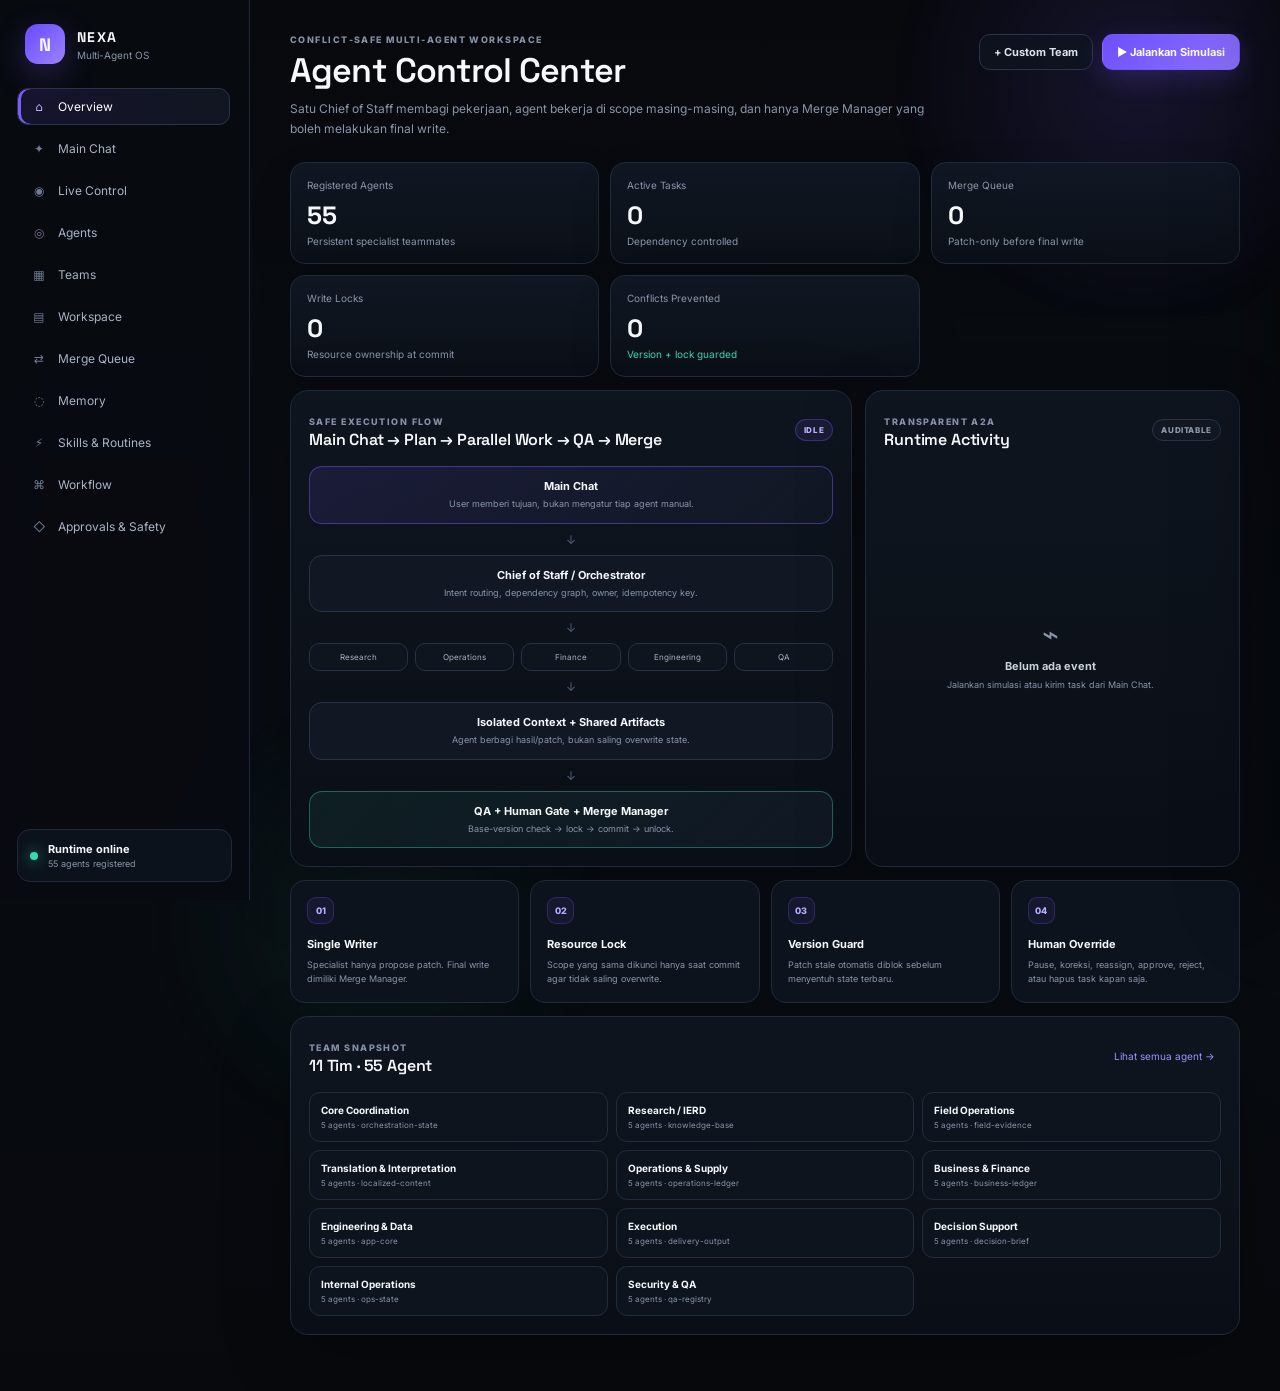
<file: index.html>
<!doctype html>
<html lang="id">
<head>
  <meta charset="utf-8" />
  <meta name="viewport" content="width=device-width, initial-scale=1" />
  <meta name="description" content="NEXA Agents — conflict-safe configurable multi-agent AI workspace with orchestration, isolated agents, human override, approvals, resource locks, version checks, and a single merge writer." />
  <meta name="theme-color" content="#07090d" />
  <title>NEXA Agents — Multi-Agent Control Center</title>
  <link rel="preconnect" href="https://fonts.googleapis.com" />
  <link rel="preconnect" href="https://fonts.gstatic.com" crossorigin />
  <link href="https://fonts.googleapis.com/css2?family=Inter:wght@400;500;600;700&family=Space+Grotesk:wght@500;600;700&display=swap" rel="stylesheet" />
  <link rel="stylesheet" href="./styles.css" />
</head>
<body>
<div class="ambient ambient-a"></div><div class="ambient ambient-b"></div>
<div class="shell">
  <aside class="sidebar">
    <div class="brand"><span class="brand-mark">N</span><div><strong>NEXA</strong><small>Multi-Agent OS</small></div></div>
    <nav aria-label="Navigasi utama">
      <button class="nav-item active" data-page="overview"><span>⌂</span>Overview</button>
      <button class="nav-item" data-page="mainchat"><span>✦</span>Main Chat</button>
      <button class="nav-item" data-page="control"><span>◉</span>Live Control</button>
      <button class="nav-item" data-page="agents"><span>◎</span>Agents</button>
      <button class="nav-item" data-page="divisions"><span>▦</span>Teams</button>
      <button class="nav-item" data-page="workspace"><span>▤</span>Workspace</button>
      <button class="nav-item" data-page="merge"><span>⇄</span>Merge Queue</button>
      <button class="nav-item" data-page="memory"><span>◌</span>Memory</button>
      <button class="nav-item" data-page="routines"><span>⚡</span>Skills & Routines</button>
      <button class="nav-item" data-page="workflow"><span>⌘</span>Workflow</button>
      <button class="nav-item" data-page="ownership"><span>◇</span>Approvals & Safety</button>
    </nav>
    <div class="sidebar-note"><span class="dot"></span><div><strong>Runtime online</strong><small><span id="registeredCount">0</span> agents registered</small></div></div>
  </aside>

  <main class="main">
    <header class="topbar">
      <div><div class="eyebrow">CONFLICT-SAFE MULTI-AGENT WORKSPACE</div><h1 id="pageTitle">Agent Control Center</h1><p id="pageSubtitle">Satu Chief of Staff membagi pekerjaan, agent bekerja di scope masing-masing, dan hanya Merge Manager yang boleh melakukan final write.</p></div>
      <div class="actions"><button id="addDivisionBtn" class="btn ghost">+ Custom Team</button><button id="runBtn" class="btn primary">▶ Jalankan Simulasi</button></div>
    </header>

    <section class="page active" data-page-content="overview">
      <section class="metrics">
        <article><span>Registered Agents</span><strong id="metricAgents">0</strong><small>Persistent specialist teammates</small></article>
        <article><span>Active Tasks</span><strong id="metricQueue">0</strong><small>Dependency controlled</small></article>
        <article><span>Merge Queue</span><strong id="metricMerge">0</strong><small>Patch-only before final write</small></article>
        <article><span>Write Locks</span><strong id="metricLocks">0</strong><small>Resource ownership at commit</small></article>
        <article><span>Conflicts Prevented</span><strong id="metricConflicts">0</strong><small class="success">Version + lock guarded</small></article>
      </section>

      <section class="grid-two hero-grid">
        <article class="panel workflow-panel">
          <div class="panel-head"><div><span class="eyebrow">SAFE EXECUTION FLOW</span><h2>Main Chat → Plan → Parallel Work → QA → Merge</h2></div><span id="workflowState" class="pill">IDLE</span></div>
          <div class="safe-flow">
            <div class="flow-node primary-node"><b>Main Chat</b><small>User memberi tujuan, bukan mengatur tiap agent manual.</small></div><span>↓</span>
            <div class="flow-node"><b>Chief of Staff / Orchestrator</b><small>Intent routing, dependency graph, owner, idempotency key.</small></div><span>↓</span>
            <div class="division-strip"><i>Research</i><i>Operations</i><i>Finance</i><i>Engineering</i><i>QA</i></div><span>↓</span>
            <div class="flow-node"><b>Isolated Context + Shared Artifacts</b><small>Agent berbagi hasil/patch, bukan saling overwrite state.</small></div><span>↓</span>
            <div class="flow-node merge-node"><b>QA + Human Gate + Merge Manager</b><small>Base-version check → lock → commit → unlock.</small></div>
          </div>
        </article>
        <article class="panel event-panel"><div class="panel-head"><div><span class="eyebrow">TRANSPARENT A2A</span><h2>Runtime Activity</h2></div><span class="pill neutral">auditable</span></div><div id="eventLog" class="event-log"><div class="empty-state"><span>⌁</span><strong>Belum ada event</strong><small>Jalankan simulasi atau kirim task dari Main Chat.</small></div></div></article>
      </section>

      <section class="feature-grid">
        <article class="feature-card"><span>01</span><b>Single Writer</b><p>Specialist hanya propose patch. Final write dimiliki Merge Manager.</p></article>
        <article class="feature-card"><span>02</span><b>Resource Lock</b><p>Scope yang sama dikunci hanya saat commit agar tidak saling overwrite.</p></article>
        <article class="feature-card"><span>03</span><b>Version Guard</b><p>Patch stale otomatis diblok sebelum menyentuh state terbaru.</p></article>
        <article class="feature-card"><span>04</span><b>Human Override</b><p>Pause, koreksi, reassign, approve, reject, atau hapus task kapan saja.</p></article>
      </section>

      <section class="panel"><div class="panel-head"><div><span class="eyebrow">TEAM SNAPSHOT</span><h2 id="teamHeadline">Default Teams</h2></div><button class="mini-link" data-go="agents">Lihat semua agent →</button></div><div id="divisionSnapshot" class="division-snapshot"></div></section>
    </section>

    <section class="page" data-page-content="mainchat">
      <section class="main-chat-layout">
        <article class="panel chief-panel">
          <div class="panel-head"><div><span class="eyebrow">CHIEF OF STAFF</span><h2>NEXA Main Chat</h2></div><span class="pill">auto-route</span></div>
          <div class="prompt-chips"><button data-prompt="Buat website dashboard operasional, pisahkan frontend, backend, database, QA, lalu merge tanpa bentrokan.">Website build</button><button data-prompt="Produksi jalan, stok ter-update, HPP otomatis dihitung, penjualan tercatat, keuangan dibaca, lalu dashboard diperbarui.">Business flow</button><button data-prompt="Riset kompetitor, validasi sumber, buat rekomendasi, lalu minta QA sebelum hasil final.">Research flow</button></div>
          <div id="mainChatMessages" class="main-chat-messages"></div>
          <form id="mainChatForm" class="main-chat-form"><textarea id="mainChatInput" rows="3" placeholder="Tulis tujuan besar. Chief of Staff akan memecah pekerjaan ke agent yang relevan..."></textarea><div class="composer-foot"><small>Agent bekerja sebagai patch-only sampai lolos QA + approval.</small><button class="btn primary">Kirim ke NEXA</button></div></form>
        </article>
        <aside class="panel routing-panel"><div class="panel-head"><div><span class="eyebrow">LIVE ROUTING</span><h2>Task Handoff</h2></div></div><div id="routingPreview" class="routing-preview"><div class="empty-route">Belum ada task. Chief of Staff akan memilih tim sesuai isi perintah.</div></div></aside>
      </section>
    </section>

    <section class="page" data-page-content="control">
      <section class="control-layout">
        <article class="panel"><div class="panel-head"><div><span class="eyebrow">HUMAN-IN-THE-LOOP</span><h2>Live Task Control</h2></div><button id="advanceEngineBtn" class="btn primary small">Advance Engine</button></div><p class="helper">Dependency harus selesai sebelum task berikutnya aktif. User tetap bisa pause, ubah instruksi, reassign, prioritas, approval, reject, atau delete.</p><div id="liveTaskList" class="live-task-list"></div></article>
        <aside class="panel"><div class="panel-head"><div><span class="eyebrow">USER INTERVENTION LOG</span><h2>Override History</h2></div><span class="pill neutral">auditable</span></div><div id="controlLog" class="control-log"></div></aside>
      </section>
    </section>

    <section class="page" data-page-content="agents"><section class="panel"><div class="panel-head stack-mobile"><div><span class="eyebrow">AGENT DIRECTORY</span><h2>Persistent Specialist Teammates</h2></div><div class="filters"><input id="agentSearch" class="search" placeholder="Cari agent atau tugas..."/><select id="divisionFilter" class="select"><option value="all">Semua tim</option></select></div></div><div id="agentGrid" class="agent-directory"></div></section></section>

    <section class="page" data-page-content="divisions"><section class="panel"><div class="panel-head"><div><span class="eyebrow">ROLE-BASED ORGANIZATION</span><h2>Team Blueprints</h2></div><span class="pill neutral">custom-ready</span></div><p class="helper">Nama tim bebas. Perilaku ditentukan oleh tujuan, instruksi kerja, daftar role, batas wewenang, dan write scope.</p><div id="divisionGrid" class="division-grid"></div></section></section>

    <section class="page" data-page-content="workspace">
      <section class="workspace-grid">
        <article class="panel"><div class="panel-head"><div><span class="eyebrow">SHARED ARTIFACTS</span><h2>Workspace Files</h2></div><span class="pill neutral">provenance</span></div><div id="workspaceFiles" class="workspace-list"></div></article>
        <article class="panel"><div class="panel-head"><div><span class="eyebrow">TOOLS & ACCESS</span><h2>Connected Capabilities</h2></div><span class="pill neutral">scoped</span></div><div id="toolRegistry" class="tool-list"></div></article>
        <article class="panel"><div class="panel-head"><div><span class="eyebrow">RESOURCE OWNERSHIP</span><h2>Write Locks & Versions</h2></div><span class="pill neutral">atomic</span></div><div id="lockRegistry" class="workspace-list"></div></article>
        <article class="panel a2a-panel"><div class="panel-head"><div><span class="eyebrow">AGENT-TO-AGENT</span><h2>Message Bus</h2></div><span class="pill neutral">auditable</span></div><div id="a2aMessages" class="a2a-list"></div></article>
      </section>
    </section>

    <section class="page" data-page-content="merge">
      <section class="panel"><div class="panel-head"><div><span class="eyebrow">SINGLE FINAL WRITER</span><h2>Patch & Merge Queue</h2></div><span class="pill">version guarded</span></div><p class="helper">Agent spesialis tidak menulis final. Mereka mengirim patch. Patch harus valid, approved, base version masih sama, lalu Merge Manager mengambil lock dan commit.</p><div id="mergeQueue" class="merge-queue"></div></section>
    </section>

    <section class="page" data-page-content="memory"><section class="grid-two equal"><article class="panel"><div class="panel-head"><div><span class="eyebrow">PERSISTENT MEMORY</span><h2>Memory Layers</h2></div></div><div class="rules"><div><b>Role Memory</b><small>Identitas, jobdesk, batas kewenangan agent.</small></div><div><b>User Preference</b><small>Format, gaya, dan aturan approval.</small></div><div><b>Project Memory</b><small>Keputusan dan context proyek.</small></div><div><b>Learned Corrections</b><small>Pelajaran dari feedback user.</small></div></div></article><article class="panel"><div class="panel-head"><div><span class="eyebrow">MEMORY REGISTRY</span><h2>Agent Memory</h2></div></div><div id="memoryRegistry" class="workspace-list"></div></article></section></section>

    <section class="page" data-page-content="routines"><section class="grid-two equal"><article class="panel"><div class="panel-head"><div><span class="eyebrow">REUSABLE SKILLS</span><h2>Skill Library</h2></div><button id="teachRoutineBtn" class="btn primary small">+ Teach Routine</button></div><div id="routineList" class="routine-list"></div></article><article class="panel"><div class="panel-head"><div><span class="eyebrow">AUTOMATION</span><h2>Routine Triggers</h2></div></div><div class="rules"><div><b>Manual</b><small>User memanggil skill dari chat.</small></div><div><b>Schedule</b><small>Routine berjalan pada waktu tertentu.</small></div><div><b>Event</b><small>Routine berjalan saat event terpenuhi.</small></div><div><b>Handoff</b><small>Agent lain memanggil skill yang sesuai.</small></div></div></article></section></section>

    <section class="page" data-page-content="workflow"><section class="panel"><div class="panel-head"><div><span class="eyebrow">DEPENDENCY + CONCURRENCY CONTROL</span><h2>Conflict-Safe Task Pipeline</h2></div><button id="runWorkflowBtn" class="btn primary small">Run Pipeline</button></div><div class="pipeline"><div class="pipeline-step" data-step="0"><span>01</span><div><b>Intent</b><small>User memberi tujuan.</small></div></div><div class="pipeline-step" data-step="1"><span>02</span><div><b>Plan</b><small>Chief of Staff menentukan owner, dependency, read/write scope.</small></div></div><div class="pipeline-step" data-step="2"><span>03</span><div><b>Parallel Work</b><small>Agent bekerja dengan context terisolasi dan propose patch.</small></div></div><div class="pipeline-step" data-step="3"><span>04</span><div><b>Human Override</b><small>User bisa interupsi tanpa merusak pekerjaan agent lain.</small></div></div><div class="pipeline-step" data-step="4"><span>05</span><div><b>QA + Approval</b><small>Patch dites dan aksi penting meminta persetujuan.</small></div></div><div class="pipeline-step" data-step="5"><span>06</span><div><b>Version Check</b><small>Base version dibandingkan dengan state terbaru.</small></div></div><div class="pipeline-step" data-step="6"><span>07</span><div><b>Atomic Merge</b><small>Merge Manager lock → commit → increment version → unlock.</small></div></div></div></section></section>

    <section class="page" data-page-content="ownership"><section class="grid-two equal"><article class="panel"><div class="panel-head"><div><span class="eyebrow">APPROVAL GATES</span><h2>Human Control</h2></div></div><div class="rules"><div><b>External Send</b><small>Email/DM keluar perlu approval.</small></div><div><b>Financial Action</b><small>Bayar/beli/transfer perlu approval.</small></div><div><b>Delete / Destructive</b><small>Penghapusan data perlu approval.</small></div><div><b>Production Change</b><small>Deploy/final write harus lewat gate.</small></div></div></article><article class="panel"><div class="panel-head"><div><span class="eyebrow">WRITE POLICY</span><h2>Permission Matrix</h2></div></div><div class="ownership-list"><div><span>Specialist Agents</span><strong>Read + Propose Patch</strong><i>NO DIRECT WRITE</i></div><div><span>Team Leads</span><strong>Review + Coordinate</strong><i>NO FINAL WRITE</i></div><div><span>User / Human Owner</span><strong>Pause + Edit + Reassign + Reject</strong><i class="read">OVERRIDE</i></div><div><span>Security & QA</span><strong>Test + approve/reject</strong><i class="read">VALIDATE</i></div><div><span>Merge Manager</span><strong>Version Check + Lock + Commit</strong><i>FINAL WRITE</i></div></div></article></section></section>
  </main>
</div>

<aside id="chatDrawer" class="chat-drawer" aria-hidden="true"><div class="chat-head"><div><span class="eyebrow" id="chatDivision">TEAM</span><h3 id="chatAgentName">Agent</h3><small id="chatScope">Scope</small></div><button id="closeChat" class="icon-btn" type="button">×</button></div><div id="chatMessages" class="chat-messages"></div><form id="chatForm" class="chat-form"><input id="chatInput" autocomplete="off" placeholder="Kirim task ke agent ini..."/><button>Send</button></form></aside>
<div id="drawerBackdrop" class="drawer-backdrop"></div>

<dialog id="divisionDialog" class="dialog"><form id="divisionForm"><div class="panel-head"><div><span class="eyebrow">CUSTOM TEAM BLUEPRINT</span><h2>Buat Tim Baru</h2></div><button type="button" class="icon-btn" id="closeDivisionDialog">×</button></div><label>Nama tim<input id="customDivisionName" required placeholder="Contoh: Tim Lapangan Tangerang"/></label><label>Tujuan / fungsi tim<textarea id="customDivisionPurpose" required placeholder="Apa hasil yang menjadi tanggung jawab tim ini?"></textarea></label><label>Instruksi kerja / batas wewenang<textarea id="customDivisionInstruction" required placeholder="Contoh: catat fakta apa adanya; eskalasi jika data kurang; jangan finalisasi keputusan."></textarea></label><label>Role agent, pisahkan dengan koma<textarea id="customAgentRoles" required placeholder="Field Lead, Observer, Evidence Collector, Reporter, Liaison"></textarea></label><label>Write scope utama<input id="customWriteScope" placeholder="Contoh: field-evidence"/></label><p class="helper">Setiap role mendapat chat terisolasi. Specialist tidak melakukan final write; hasil dikirim sebagai output/patch ke Merge Manager.</p><button type="submit" class="btn primary wide">Buat Team Blueprint</button></form></dialog>

<script src="./app.js"></script>
</body>
</html>
</file>
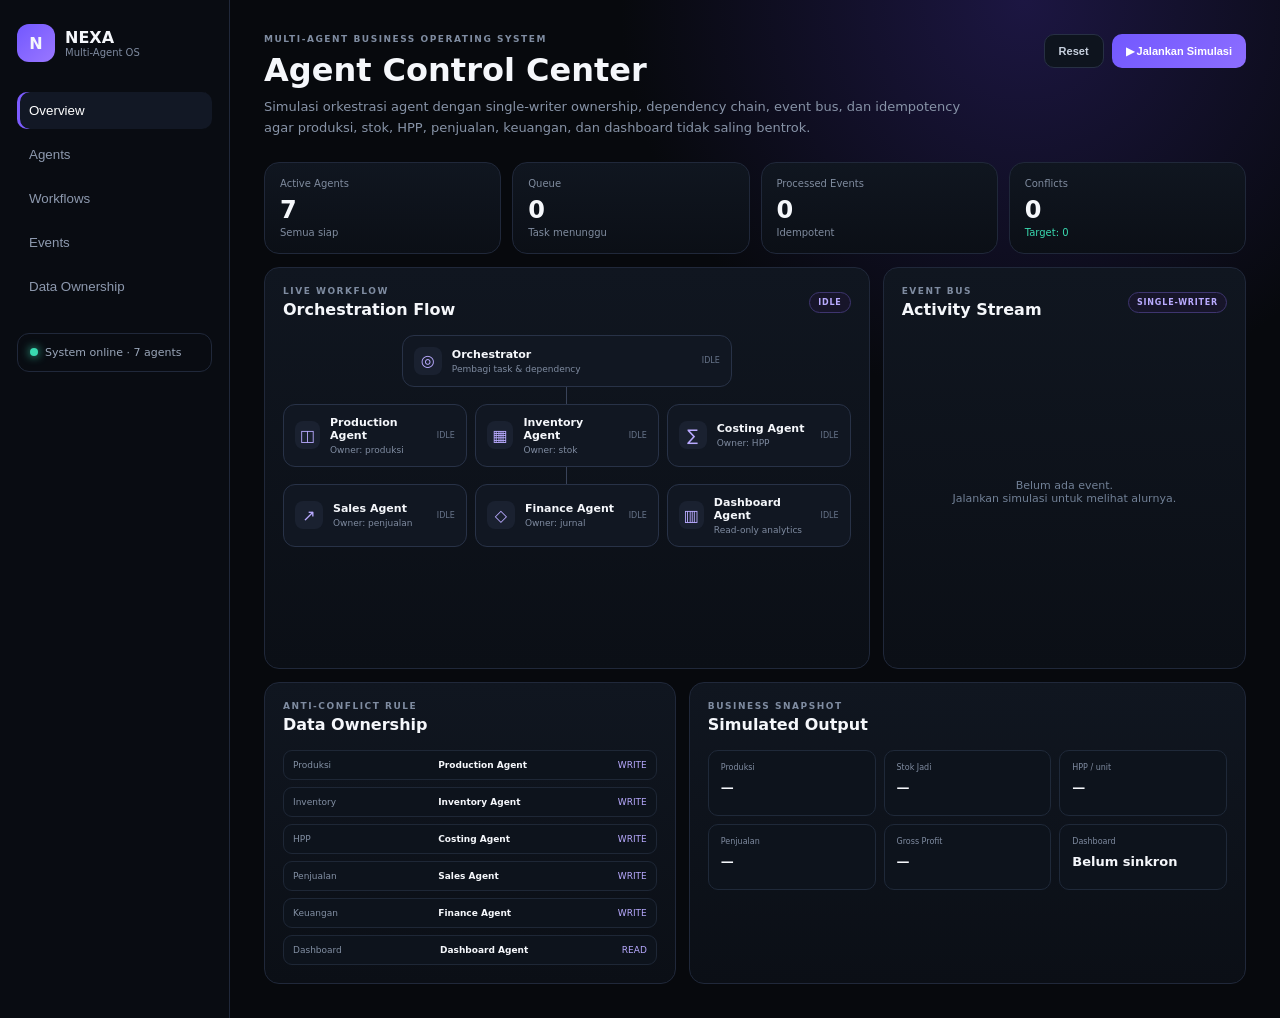
<file: nexa-agent-os.html>
<!doctype html><html lang="id"><head><meta charset="utf-8"><meta name="viewport" content="width=device-width,initial-scale=1"><title>NEXA Agents — Multi-Agent Business OS</title><style>*{box-sizing:border-box}body{margin:0;background:radial-gradient(circle at 80% 0,#1c1642 0,transparent 28%),#07090d;color:#f5f7fb;font-family:Inter,system-ui,sans-serif}.app{display:grid;grid-template-columns:230px 1fr;min-height:100vh}aside{border-right:1px solid #20283a;padding:24px 17px;background:#090c12}.brand{display:flex;align-items:center;gap:10px;margin-bottom:30px}.logo{width:38px;height:38px;border-radius:12px;background:linear-gradient(135deg,#7258ff,#9a77ff);display:grid;place-items:center;font-weight:800}.brand b,.brand small{display:block}.brand small{color:#7f8ba0;font-size:10px}.nav{display:grid;gap:7px}.nav button{border:0;background:transparent;color:#8d99ae;padding:11px 12px;text-align:left;border-radius:10px}.nav button.active{background:#121825;color:white;box-shadow:inset 3px 0 #7c5cff}.online{margin-top:28px;padding:12px;border:1px solid #20283a;border-radius:12px;color:#9aa6b9;font-size:11px}.online i{display:inline-block;width:8px;height:8px;border-radius:50%;background:#39d9b0;margin-right:7px;box-shadow:0 0 10px #39d9b0}main{padding:34px;max-width:1450px;width:100%;margin:auto}.top{display:flex;justify-content:space-between;gap:20px;align-items:flex-start}.eyebrow{font-size:9px;letter-spacing:.17em;color:#7f8ca1;font-weight:800}.top h1{margin:7px 0 8px;font-size:32px}.top p{margin:0;color:#8793a7;font-size:13px;max-width:720px;line-height:1.6}.actions{display:flex;gap:8px}.btn{padding:10px 14px;border-radius:10px;border:1px solid #273044;background:#0e141e;color:#c7d0de;font-weight:700;font-size:11px;cursor:pointer}.btn.primary{background:linear-gradient(135deg,#7258ff,#8d6eff);color:white;border:0}.metrics{display:grid;grid-template-columns:repeat(4,1fr);gap:11px;margin:23px 0 13px}.metric,.panel{border:1px solid #20283a;background:linear-gradient(180deg,#101620,#0b0f16);border-radius:15px}.metric{padding:15px}.metric span,.metric small{display:block;color:#7f8b9e;font-size:10px}.metric strong{display:block;font-size:24px;margin:7px 0 3px}.ok{color:#39d9b0!important}.grid{display:grid;grid-template-columns:1.25fr .75fr;gap:13px}.panel{padding:18px}.head{display:flex;justify-content:space-between;align-items:center;margin-bottom:16px}.head h2{font-size:16px;margin:4px 0 0}.pill{font-size:8px;font-weight:800;letter-spacing:.1em;color:#b9abff;background:#17152a;border:1px solid #3e356f;border-radius:999px;padding:5px 8px}.flow{display:grid;justify-items:center}.agent{width:100%;border:1px solid #283247;background:#111722;border-radius:12px;padding:11px;display:flex;gap:10px;align-items:center;transition:.25s}.agent.orch{max-width:330px}.agent b,.agent small{display:block}.agent b{font-size:11px}.agent small{font-size:9px;color:#7f8ba0;margin-top:3px}.agent em{margin-left:auto;font-style:normal;font-size:8px;color:#68758b;text-transform:uppercase}.agent.active{border-color:#39d9b0;transform:translateY(-2px);box-shadow:0 0 25px #39d9b018}.agent.active em{color:#39d9b0}.agent.done{border-color:#54458e}.agent.done em{color:#a995ff}.ico{width:28px;height:28px;display:grid;place-items:center;background:#1a2130;border-radius:8px;color:#b9aaff}.line{width:1px;height:17px;background:#394359}.row{width:100%;display:grid;grid-template-columns:repeat(3,1fr);gap:8px}.log{height:315px;overflow:auto}.empty{height:100%;display:grid;place-content:center;text-align:center;color:#718096;font-size:11px}.event{display:grid;grid-template-columns:8px 1fr;gap:9px;padding:10px 3px;border-bottom:1px solid #1d2533}.event i{width:7px;height:7px;border-radius:50%;background:#7c5cff;margin-top:4px}.event b{font-size:9px}.event span{display:block;color:#8490a2;font-size:9px;line-height:1.4;margin-top:3px}.bottom{display:grid;grid-template-columns:.85fr 1.15fr;gap:13px;margin-top:13px}.owner{display:grid;gap:7px}.owner div{display:grid;grid-template-columns:1fr 1.25fr auto;gap:8px;background:#0d131c;border:1px solid #1e2736;border-radius:9px;padding:9px;font-size:9px}.owner span{color:#8390a4}.owner i{font-style:normal;color:#b8aaff}.outputs{display:grid;grid-template-columns:repeat(3,1fr);gap:8px}.outputs div{background:#0d131c;border:1px solid #1f2939;border-radius:10px;padding:12px;min-height:66px}.outputs span,.outputs b{display:block}.outputs span{font-size:8px;color:#7f8ba0;margin-bottom:8px}.outputs b{font-size:13px}@media(max-width:950px){.app{grid-template-columns:1fr}aside{display:none}.grid,.bottom{grid-template-columns:1fr}.metrics{grid-template-columns:1fr 1fr}}@media(max-width:580px){main{padding:20px 13px}.top{display:block}.actions{margin-top:15px}.row{grid-template-columns:1fr}.line{height:12px}.outputs{grid-template-columns:1fr 1fr}.top h1{font-size:27px}}</style></head><body><div class="app"><aside><div class="brand"><span class="logo">N</span><div><b>NEXA</b><small>Multi-Agent OS</small></div></div><div class="nav"><button class="active">Overview</button><button>Agents</button><button>Workflows</button><button>Events</button><button>Data Ownership</button></div><div class="online"><i></i>System online · 7 agents</div></aside><main><section class="top"><div><div class="eyebrow">MULTI-AGENT BUSINESS OPERATING SYSTEM</div><h1>Agent Control Center</h1><p>Simulasi orkestrasi agent dengan single-writer ownership, dependency chain, event bus, dan idempotency agar produksi, stok, HPP, penjualan, keuangan, dan dashboard tidak saling bentrok.</p></div><div class="actions"><button class="btn" id="reset">Reset</button><button class="btn primary" id="run">▶ Jalankan Simulasi</button></div></section><section class="metrics"><div class="metric"><span>Active Agents</span><strong>7</strong><small>Semua siap</small></div><div class="metric"><span>Queue</span><strong id="q">0</strong><small>Task menunggu</small></div><div class="metric"><span>Processed Events</span><strong id="e">0</strong><small>Idempotent</small></div><div class="metric"><span>Conflicts</span><strong>0</strong><small class="ok">Target: 0</small></div></section><section class="grid"><article class="panel"><div class="head"><div><div class="eyebrow">LIVE WORKFLOW</div><h2>Orchestration Flow</h2></div><span class="pill" id="state">IDLE</span></div><div class="flow"><div class="agent orch" data-a="orchestrator"><span class="ico">◎</span><div><b>Orchestrator</b><small>Pembagi task & dependency</small></div><em>idle</em></div><div class="line"></div><div class="row"><div class="agent" data-a="production"><span class="ico">◫</span><div><b>Production Agent</b><small>Owner: produksi</small></div><em>idle</em></div><div class="agent" data-a="inventory"><span class="ico">▦</span><div><b>Inventory Agent</b><small>Owner: stok</small></div><em>idle</em></div><div class="agent" data-a="costing"><span class="ico">∑</span><div><b>Costing Agent</b><small>Owner: HPP</small></div><em>idle</em></div></div><div class="line"></div><div class="row"><div class="agent" data-a="sales"><span class="ico">↗</span><div><b>Sales Agent</b><small>Owner: penjualan</small></div><em>idle</em></div><div class="agent" data-a="finance"><span class="ico">◇</span><div><b>Finance Agent</b><small>Owner: jurnal</small></div><em>idle</em></div><div class="agent" data-a="dashboard"><span class="ico">▥</span><div><b>Dashboard Agent</b><small>Read-only analytics</small></div><em>idle</em></div></div></div></article><article class="panel"><div class="head"><div><div class="eyebrow">EVENT BUS</div><h2>Activity Stream</h2></div><span class="pill">SINGLE-WRITER</span></div><div class="log" id="log"><div class="empty">Belum ada event.<br>Jalankan simulasi untuk melihat alurnya.</div></div></article></section><section class="bottom"><article class="panel"><div class="head"><div><div class="eyebrow">ANTI-CONFLICT RULE</div><h2>Data Ownership</h2></div></div><div class="owner"><div><span>Produksi</span><b>Production Agent</b><i>WRITE</i></div><div><span>Inventory</span><b>Inventory Agent</b><i>WRITE</i></div><div><span>HPP</span><b>Costing Agent</b><i>WRITE</i></div><div><span>Penjualan</span><b>Sales Agent</b><i>WRITE</i></div><div><span>Keuangan</span><b>Finance Agent</b><i>WRITE</i></div><div><span>Dashboard</span><b>Dashboard Agent</b><i>READ</i></div></div></article><article class="panel"><div class="head"><div><div class="eyebrow">BUSINESS SNAPSHOT</div><h2>Simulated Output</h2></div></div><div class="outputs"><div><span>Produksi</span><b id="o1">—</b></div><div><span>Stok Jadi</span><b id="o2">—</b></div><div><span>HPP / unit</span><b id="o3">—</b></div><div><span>Penjualan</span><b id="o4">—</b></div><div><span>Gross Profit</span><b id="o5">—</b></div><div><span>Dashboard</span><b id="o6">Belum sinkron</b></div></div></article></section></main></div><script>const steps=[['orchestrator','TASK_CREATED','Dependency graph dibuat'],['production','PRODUCTION_COMPLETED','100 unit selesai diproduksi'],['inventory','INVENTORY_UPDATED','Stok jadi +100, bahan baku terpakai'],['costing','HPP_CALCULATED','HPP = Rp8.000/unit'],['sales','SALE_COMPLETED','10 unit terjual @ Rp15.000'],['finance','FINANCE_POSTED','Omzet Rp150.000; COGS Rp80.000'],['dashboard','DASHBOARD_SYNCED','KPI tersinkron read-only']],out=['','100 unit','100 unit','Rp8.000','Rp150.000','Rp70.000','Sinkron'];let running=false,seen=new Set();const $=s=>document.querySelector(s),sleep=m=>new Promise(r=>setTimeout(r,m));function card(a,s){let x=document.querySelector(`[data-a="${a}"]`);x.classList.remove('active','done');if(s!=='idle')x.classList.add(s);x.querySelector('em').textContent=s}function event(t,d,i){if(seen.has(t))return;seen.add(t);if($('#log .empty'))$('#log').innerHTML='';$('#log').insertAdjacentHTML('afterbegin',`<div class="event"><i></i><div><b>${t}</b><span>${d}<br>Event #${String(i+1).padStart(3,'0')} · idempotency OK</span></div></div>`);$('#e').textContent=seen.size}async function run(){if(running)return;running=true;seen.clear();$('#e').textContent=0;$('#state').textContent='RUNNING';document.querySelectorAll('.agent').forEach(x=>card(x.dataset.a,'idle'));$('#log').innerHTML='<div class="empty">Menyiapkan event bus...</div>';for(let i=1;i<=6;i++)$('#o'+i).textContent=i===6?'Belum sinkron':'—';for(let i=0;i<steps.length;i++){let[a,t,d]=steps[i];$('#q').textContent=steps.length-i-1;card(a,'active');await sleep(600);event(t,d,i);if(i>0)$('#o'+i).textContent=out[i];if(i===6)$('#o6').textContent='Sinkron';card(a,'done');await sleep(170)}$('#state').textContent='COMPLETED';running=false}function reset(){if(running)return;seen.clear();$('#e').textContent=0;$('#q').textContent=0;$('#state').textContent='IDLE';$('#log').innerHTML='<div class="empty">Belum ada event.<br>Jalankan simulasi untuk melihat alurnya.</div>';document.querySelectorAll('.agent').forEach(x=>card(x.dataset.a,'idle'));for(let i=1;i<=6;i++)$('#o'+i).textContent=i===6?'Belum sinkron':'—'}$('#run').onclick=run;$('#reset').onclick=reset;</script></body></html>
</file>
<file: styles.css>
:root{
  --bg:#07090d;--bg2:#090d14;--panel:#0e131c;--panel2:#111824;--panel3:#151d2a;--line:#202a3a;--line2:#2a3548;--muted:#8995aa;--muted2:#68758b;--text:#f6f8fc;--accent:#7c5cff;--accent2:#39d9b0;--warning:#f6c85f;--danger:#ff6b81;--radius:18px;--radius-sm:12px;--shadow:0 22px 70px rgba(0,0,0,.24)
}
*{box-sizing:border-box}html{scroll-behavior:smooth}button,input,textarea,select{font:inherit}button{outline:none}body{margin:0;min-height:100vh;background:linear-gradient(180deg,#07090d 0%,#080c12 48%,#07090d 100%);color:var(--text);font-family:Inter,system-ui,-apple-system,BlinkMacSystemFont,"Segoe UI",sans-serif;overflow-x:hidden}.ambient{position:fixed;pointer-events:none;filter:blur(10px);opacity:.8;z-index:-1}.ambient-a{width:540px;height:540px;right:-130px;top:-190px;background:radial-gradient(circle,rgba(124,92,255,.17),transparent 66%)}.ambient-b{width:520px;height:520px;left:120px;bottom:-280px;background:radial-gradient(circle,rgba(57,217,176,.08),transparent 66%)}
.shell{display:grid;grid-template-columns:250px minmax(0,1fr);min-height:100vh}.sidebar{position:sticky;top:0;height:100vh;padding:24px 17px 18px;border-right:1px solid var(--line);background:rgba(8,11,17,.88);backdrop-filter:blur(22px);display:flex;flex-direction:column;z-index:20}.brand{display:flex;align-items:center;gap:12px;padding:0 8px 24px}.brand-mark{width:40px;height:40px;border-radius:13px;display:grid;place-items:center;background:linear-gradient(135deg,#684aff,#9b83ff);box-shadow:0 10px 32px rgba(124,92,255,.28);font:700 18px "Space Grotesk",sans-serif}.brand strong,.brand small{display:block}.brand strong{font:700 14px "Space Grotesk",sans-serif;letter-spacing:.09em}.brand small{margin-top:3px;color:var(--muted);font-size:10px}.sidebar nav{display:grid;gap:5px;overflow:auto;padding-right:2px}.nav-item{display:flex;align-items:center;gap:10px;width:100%;border:1px solid transparent;background:transparent;color:#a9b3c4;border-radius:11px;padding:10px 12px;text-align:left;font-size:12px;cursor:pointer;transition:.18s}.nav-item>span{width:18px;color:#6f7b91;text-align:center}.nav-item:hover{background:#101621;border-color:#202a39;color:#fff}.nav-item.active{background:linear-gradient(90deg,rgba(124,92,255,.13),rgba(17,23,34,.95));border-color:#2b3447;color:#fff;box-shadow:inset 3px 0 0 var(--accent)}.nav-item.active>span{color:#b9adff}.sidebar-note{margin-top:auto;display:flex;align-items:center;gap:10px;padding:12px;border:1px solid var(--line);border-radius:13px;background:#0c121b}.dot{width:8px;height:8px;border-radius:50%;background:var(--accent2);box-shadow:0 0 14px rgba(57,217,176,.8)}.sidebar-note strong,.sidebar-note small{display:block}.sidebar-note strong{font-size:11px}.sidebar-note small{margin-top:2px;color:var(--muted);font-size:9px}
.main{width:100%;max-width:1640px;margin:0 auto;padding:34px 40px 56px}.topbar{display:flex;align-items:flex-start;justify-content:space-between;gap:28px;margin-bottom:24px}.eyebrow{margin-bottom:8px;color:#8490a5;font-size:9px;font-weight:800;letter-spacing:.16em}.topbar h1{margin:0 0 9px;font:600 34px/1.08 "Space Grotesk",sans-serif;letter-spacing:-.025em}.topbar p{max-width:820px;margin:0;color:var(--muted);font-size:12px;line-height:1.65}.actions{display:flex;gap:9px;flex-shrink:0}.btn{border:1px solid var(--line2);border-radius:11px;padding:10px 14px;background:#0e151f;color:#dce3ed;font-size:11px;font-weight:700;cursor:pointer;transition:.18s}.btn:hover:not(:disabled){transform:translateY(-1px);border-color:#3a4660}.btn:disabled{opacity:.45;cursor:not-allowed}.btn.primary{border-color:transparent;background:linear-gradient(135deg,#6d50ff,#8e72ff);color:white;box-shadow:0 8px 26px rgba(124,92,255,.22)}.btn.ghost{background:rgba(14,21,31,.75)}.btn.small{padding:8px 11px;font-size:10px}.btn.wide{width:100%;margin-top:4px}
.page{display:none}.page.active{display:block;animation:pageIn .2s ease}@keyframes pageIn{from{opacity:.35;transform:translateY(4px)}to{opacity:1;transform:none}}
.metrics{display:grid;grid-template-columns:repeat(5,minmax(0,1fr));gap:11px;margin-bottom:13px}.metrics article{min-width:0;padding:16px;border:1px solid var(--line);border-radius:15px;background:linear-gradient(180deg,rgba(17,24,36,.96),rgba(11,16,24,.96));box-shadow:0 16px 42px rgba(0,0,0,.12)}.metrics span,.metrics small{display:block;color:var(--muted);font-size:10px}.metrics strong{display:block;margin:8px 0 4px;font:700 25px "Space Grotesk",sans-serif}.success{color:var(--accent2)!important}.panel{min-width:0;padding:18px;border:1px solid var(--line);border-radius:var(--radius);background:linear-gradient(180deg,rgba(15,21,31,.985),rgba(10,15,23,.985));box-shadow:var(--shadow)}.panel-head{display:flex;align-items:center;justify-content:space-between;gap:12px;margin-bottom:16px}.panel h2{margin:0;font:600 16px "Space Grotesk",sans-serif;letter-spacing:-.01em}.pill{display:inline-flex;align-items:center;white-space:nowrap;border:1px solid rgba(124,92,255,.32);border-radius:999px;padding:5px 8px;background:rgba(124,92,255,.11);color:#c0b6ff;font-size:8px;font-weight:800;letter-spacing:.08em;text-transform:uppercase}.pill.neutral{border-color:#2a3447;background:#121923;color:#8e9bb0}.grid-two{display:grid;grid-template-columns:minmax(0,1.2fr) minmax(330px,.8fr);gap:13px;margin-bottom:13px}.grid-two.equal{grid-template-columns:repeat(2,minmax(0,1fr))}.hero-grid{align-items:stretch}
.safe-flow{display:grid;justify-items:center;gap:8px}.safe-flow>span{height:15px;color:#526078;font-size:12px}.flow-node{width:min(100%,560px);padding:12px 14px;border:1px solid #283247;border-radius:13px;background:#111824;text-align:center}.flow-node b,.flow-node small{display:block}.flow-node b{font-size:11px}.flow-node small{margin-top:4px;color:var(--muted);font-size:9px;line-height:1.5}.primary-node{border-color:rgba(124,92,255,.45);background:linear-gradient(135deg,rgba(124,92,255,.12),#111824)}.merge-node{border-color:rgba(57,217,176,.38);background:linear-gradient(135deg,rgba(57,217,176,.08),#111824)}.division-strip{width:100%;display:grid;grid-template-columns:repeat(5,1fr);gap:7px}.division-strip i{padding:8px 6px;border:1px solid #273145;border-radius:10px;background:#0f151f;color:#a8b2c3;font-size:8px;font-style:normal;text-align:center}.event-log{height:376px;overflow:auto;padding-right:4px;scrollbar-width:thin;scrollbar-color:#2b3549 transparent}.empty-state{min-height:260px;height:100%;display:grid;place-content:center;justify-items:center;text-align:center;color:var(--muted)}.empty-state.compact{min-height:200px}.empty-state span{font-size:28px;margin-bottom:8px}.empty-state strong{color:#cbd2de;font-size:11px}.empty-state small{max-width:240px;margin-top:5px;font-size:9px;line-height:1.55}.event-item{display:grid;grid-template-columns:auto 1fr;gap:9px;padding:10px 6px;border-bottom:1px solid #1d2533;animation:eventIn .25s ease}.event-bullet{width:8px;height:8px;margin-top:4px;border-radius:50%;background:var(--accent);box-shadow:0 0 12px rgba(124,92,255,.5)}.event-item strong{display:block;font-size:10px}.event-item small{display:block;margin-top:4px;color:var(--muted);font-size:9px;line-height:1.45}.event-meta{color:#59667b!important}@keyframes eventIn{from{opacity:0;transform:translateY(4px)}to{opacity:1;transform:none}}
.feature-grid{display:grid;grid-template-columns:repeat(4,1fr);gap:11px;margin:0 0 13px}.feature-card{padding:16px;border:1px solid var(--line);border-radius:15px;background:#0d131d}.feature-card>span{display:inline-grid;place-items:center;width:27px;height:27px;margin-bottom:13px;border:1px solid rgba(124,92,255,.25);border-radius:9px;background:rgba(124,92,255,.08);color:#b8adff;font-size:9px;font-weight:800}.feature-card b{display:block;font-size:11px}.feature-card p{margin:7px 0 0;color:var(--muted);font-size:9px;line-height:1.55}.mini-link{border:0;background:transparent;color:#9f91ff;font-size:10px;cursor:pointer}.division-snapshot{display:grid;grid-template-columns:repeat(4,minmax(0,1fr));gap:8px}.division-chip{min-width:0;padding:11px;border:1px solid #222c3d;border-radius:11px;background:#0d141e;color:var(--text);text-align:left;cursor:pointer;transition:.18s}.division-chip:hover{border-color:#3a4660;transform:translateY(-1px)}.division-chip b,.division-chip small{display:block;white-space:nowrap;overflow:hidden;text-overflow:ellipsis}.division-chip b{font-size:10px}.division-chip small{margin-top:4px;color:var(--muted);font-size:8px}
.main-chat-layout{display:grid;grid-template-columns:minmax(0,1.45fr) minmax(300px,.55fr);gap:13px}.chief-panel{min-height:680px;display:flex;flex-direction:column}.prompt-chips{display:flex;gap:7px;flex-wrap:wrap;margin:-5px 0 13px}.prompt-chips button{border:1px solid #263145;border-radius:999px;padding:7px 9px;background:#101722;color:#9ca9bd;font-size:8px;cursor:pointer}.prompt-chips button:hover{border-color:#4a3d84;color:#c6bdff}.main-chat-messages,.chat-messages{overflow:auto;display:flex;flex-direction:column;gap:9px}.main-chat-messages{height:455px;padding:2px 3px 12px}.message{max-width:82%;padding:11px 12px;border:1px solid #263044;border-radius:13px;background:#111824}.message.user{align-self:flex-end;border-color:rgba(124,92,255,.35);background:rgba(124,92,255,.11)}.message.agent{align-self:flex-start}.message small{display:block;margin-bottom:5px;color:#77849a;font-size:7px;font-weight:800;letter-spacing:.12em}.message p{margin:0;color:#d8dee8;font-size:10px;line-height:1.6;white-space:pre-wrap}.main-chat-form{margin-top:auto;border-top:1px solid #20293a;padding-top:12px}.main-chat-form textarea,.chat-form input,.search,.select,.dialog input,.dialog textarea{width:100%;border:1px solid #283347;border-radius:11px;background:#0c121b;color:#eef2f8;outline:none}.main-chat-form textarea{min-height:84px;resize:vertical;padding:12px;font-size:10px;line-height:1.55}.main-chat-form textarea:focus,.chat-form input:focus,.search:focus,.select:focus,.dialog input:focus,.dialog textarea:focus{border-color:#5a48aa;box-shadow:0 0 0 3px rgba(124,92,255,.08)}.composer-foot{display:flex;justify-content:space-between;align-items:center;gap:12px;margin-top:8px}.composer-foot small{color:var(--muted2);font-size:8px}.routing-preview{display:grid;gap:7px}.route-row{display:grid;grid-template-columns:auto 1fr;gap:10px;align-items:center;padding:10px;border:1px solid #222c3c;border-radius:11px;background:#0d141e}.route-row>span{border:1px solid #2f3a50;border-radius:8px;padding:5px 6px;color:#b7acff;background:#14182a;font-size:7px;font-weight:800}.route-row b,.route-row small{display:block}.route-row b{font-size:10px}.route-row small{margin-top:4px;color:var(--muted);font-size:8px;line-height:1.4}.empty-route{padding:24px 12px;color:var(--muted);font-size:9px;text-align:center}
.control-layout{display:grid;grid-template-columns:minmax(0,1.45fr) minmax(300px,.55fr);gap:13px}.helper{margin:-5px 0 15px;color:var(--muted);font-size:9px;line-height:1.6}.live-task-list{display:grid;gap:10px}.live-task,.merge-card{padding:14px;border:1px solid #253044;border-radius:14px;background:#0d141e}.task-top,.merge-top{display:flex;align-items:flex-start;justify-content:space-between;gap:12px}.task-id{display:block;color:#6f7d94;font-size:7px;font-weight:800;letter-spacing:.1em}.task-top h3,.merge-top h3{margin:5px 0 0;font-size:11px;line-height:1.45}.task-status{white-space:nowrap;border:1px solid #303b4f;border-radius:999px;padding:4px 7px;background:#121a25;color:#9ba7ba;font-size:7px;font-weight:800;text-transform:uppercase}.status-running,.status-ready_to_merge,.status-qa_validated{border-color:rgba(57,217,176,.28);background:rgba(57,217,176,.07);color:#6fe3c4}.status-waiting,.status-qa_pending,.status-approval_granted,.status-approval{border-color:rgba(246,200,95,.28);background:rgba(246,200,95,.07);color:#f0cf77}.status-paused,.status-lock_blocked,.status-stale_blocked{border-color:rgba(255,107,129,.28);background:rgba(255,107,129,.07);color:#ff8da0}.status-completed,.status-merged,.status-committed{border-color:rgba(124,92,255,.28);background:rgba(124,92,255,.08);color:#bcb0ff}.task-meta,.merge-meta{display:grid;grid-template-columns:repeat(4,1fr);gap:7px;margin:12px 0}.task-meta span,.merge-meta span{padding:8px;border:1px solid #202a3a;border-radius:9px;background:#0b1119;color:#aab3c2;font-size:8px;overflow:hidden;text-overflow:ellipsis}.task-meta b,.merge-meta b{display:block;margin-bottom:4px;color:#66748a;font-size:7px}.progress{height:5px;overflow:hidden;border-radius:999px;background:#1b2432}.progress i{display:block;height:100%;border-radius:inherit;background:linear-gradient(90deg,#6f52ff,#43dab4);transition:.25s}.live-task>p,.merge-card>p{margin:10px 0;color:var(--muted);font-size:8px;line-height:1.55}.task-actions{display:flex;gap:6px;flex-wrap:wrap}.task-actions button{border:1px solid #293449;border-radius:8px;padding:6px 8px;background:#111925;color:#aab4c5;font-size:7px;cursor:pointer}.task-actions button:hover:not(:disabled){border-color:#46536f;color:#fff}.task-actions button:disabled{opacity:.35;cursor:not-allowed}.task-actions .danger-btn{border-color:rgba(255,107,129,.22);color:#ff8fa2;background:rgba(255,107,129,.05)}.control-log{max-height:720px;overflow:auto}.control-entry{display:grid;grid-template-columns:48px 1fr;gap:8px;padding:10px 0;border-bottom:1px solid #1d2533}.control-entry span{color:#5f6d82;font-size:8px}.control-entry p{margin:0;color:#abb5c5;font-size:8px;line-height:1.5}
.filters{display:flex;gap:8px}.search{width:230px;padding:9px 10px;font-size:9px}.select{width:180px;padding:9px 10px;font-size:9px}.agent-directory{display:grid;grid-template-columns:repeat(3,minmax(0,1fr));gap:9px}.directory-card{display:grid;grid-template-columns:auto 1fr auto;gap:10px;align-items:start;min-width:0;padding:12px;border:1px solid #242e40;border-radius:13px;background:#0d141e;color:var(--text);text-align:left;cursor:pointer;transition:.18s}.directory-card:hover{border-color:#3a4660;transform:translateY(-1px)}.agent-avatar{display:grid;place-items:center;width:34px;height:34px;border:1px solid rgba(124,92,255,.25);border-radius:11px;background:rgba(124,92,255,.08);color:#b8adff;font-size:8px;font-weight:800}.directory-card div{min-width:0}.directory-card b,.directory-card small,.directory-card p,.directory-card em{display:block}.directory-card b{font-size:10px}.directory-card small{margin-top:3px;color:#727f94;font-size:8px}.directory-card p{height:30px;overflow:hidden;margin:6px 0 5px;color:var(--muted);font-size:8px;line-height:1.45}.directory-card em{color:#69778d;font-size:7px;font-style:normal;text-transform:uppercase}.directory-card>i{align-self:center;color:#7c8aa0;font-size:8px;font-style:normal}.no-result{padding:40px;color:var(--muted);font-size:10px;text-align:center}
.division-grid{display:grid;grid-template-columns:repeat(2,minmax(0,1fr));gap:10px}.division-card{padding:15px;border:1px solid #242e40;border-radius:14px;background:#0d141e}.division-card-top{display:flex;justify-content:space-between;align-items:center}.division-number{font:700 20px "Space Grotesk",sans-serif;color:#39465c}.division-card h3{margin:11px 0 6px;font-size:12px}.division-card>p{min-height:43px;margin:0;color:var(--muted);font-size:8px;line-height:1.55}.scope-line{display:flex;align-items:center;justify-content:space-between;gap:12px;margin:12px 0 8px;padding:8px 9px;border:1px solid #222c3d;border-radius:9px;background:#0a1018}.scope-line span{color:#5d6a80;font-size:7px;font-weight:800}.scope-line b{color:#b7adff;font-size:8px}.instruction{padding:10px;border:1px solid #202a3a;border-radius:10px;background:#0b1119}.instruction b,.instruction span{display:block}.instruction b{margin-bottom:5px;color:#6e7b91;font-size:7px;text-transform:uppercase}.instruction span{color:#abb4c4;font-size:8px;line-height:1.5}.role-tags{display:flex;gap:6px;flex-wrap:wrap;margin-top:10px}.role-tags button{border:1px solid #273246;border-radius:999px;padding:6px 8px;background:#111824;color:#9da9ba;font-size:7px;cursor:pointer}.role-tags button:hover{border-color:#5244a0;color:#c8c0ff}
.workspace-grid{display:grid;grid-template-columns:repeat(2,minmax(0,1fr));gap:13px}.a2a-panel{grid-column:1/-1}.workspace-list,.tool-list{display:grid;gap:7px}.workspace-row{display:grid;grid-template-columns:auto 1fr auto;gap:10px;align-items:center;padding:10px;border:1px solid #222c3d;border-radius:11px;background:#0d141e}.workspace-row>span{color:#7f70d4;font-size:13px}.workspace-row b,.workspace-row small{display:block}.workspace-row b{font-size:9px}.workspace-row small{margin-top:4px;color:var(--muted);font-size:8px}.workspace-row i{max-width:160px;overflow:hidden;text-overflow:ellipsis;color:#6f7d92;font-size:7px;font-style:normal;text-transform:uppercase}.a2a-list{display:grid;grid-template-columns:repeat(2,minmax(0,1fr));gap:8px}.a2a-row{display:grid;grid-template-columns:auto auto auto;gap:7px;align-items:center;padding:10px;border:1px solid #222c3d;border-radius:11px;background:#0d141e}.a2a-row b{font-size:8px}.a2a-row>span{color:#536178;font-size:8px}.a2a-row p{grid-column:1/-1;margin:2px 0 0;color:var(--muted);font-size:8px;line-height:1.45}.merge-queue{display:grid;gap:10px}.merge-card.merged{opacity:.72}.merge-meta{grid-template-columns:repeat(5,1fr)}
.rules{display:grid;gap:8px}.rules>div{padding:11px;border:1px solid #222c3d;border-radius:11px;background:#0d141e}.rules b,.rules small{display:block}.rules b{font-size:9px}.rules small{margin-top:4px;color:var(--muted);font-size:8px;line-height:1.5}.routine-list{display:grid;gap:8px}.routine-card{display:flex;justify-content:space-between;gap:12px;padding:11px;border:1px solid #222c3d;border-radius:11px;background:#0d141e}.routine-card b,.routine-card small{display:block}.routine-card b{font-size:9px}.routine-card small{margin-top:4px;color:#77859a;font-size:7px}.routine-card p{margin:6px 0 0;color:var(--muted);font-size:8px;line-height:1.45}.routine-card button{align-self:center;border:1px solid #2f3a50;border-radius:8px;padding:7px 9px;background:#131b27;color:#c0b7ff;font-size:7px;cursor:pointer}.pipeline{display:grid;grid-template-columns:repeat(7,minmax(0,1fr));gap:8px}.pipeline-step{position:relative;min-height:122px;padding:13px 11px;border:1px solid #232d40;border-radius:13px;background:#0d141e;transition:.25s}.pipeline-step>span{display:grid;place-items:center;width:27px;height:27px;border-radius:9px;background:#141c2a;color:#718096;font-size:8px;font-weight:800}.pipeline-step b,.pipeline-step small{display:block}.pipeline-step b{margin-top:16px;font-size:9px}.pipeline-step small{margin-top:6px;color:var(--muted);font-size:7px;line-height:1.5}.pipeline-step.active{border-color:rgba(57,217,176,.5);box-shadow:0 0 0 1px rgba(57,217,176,.08),0 0 28px rgba(57,217,176,.08);transform:translateY(-2px)}.pipeline-step.active>span{background:rgba(57,217,176,.1);color:#73e3c7}.pipeline-step.done{border-color:rgba(124,92,255,.35)}.pipeline-step.done>span{background:rgba(124,92,255,.1);color:#b5a9ff}.ownership-list{display:grid;gap:8px}.ownership-list>div{display:grid;grid-template-columns:1fr 1.35fr auto;gap:9px;align-items:center;padding:10px;border:1px solid #222c3d;border-radius:10px;background:#0d141e}.ownership-list span{color:var(--muted);font-size:8px}.ownership-list strong{font-size:8px}.ownership-list i{border:1px solid rgba(124,92,255,.28);border-radius:999px;padding:4px 6px;background:rgba(124,92,255,.07);color:#b8adff;font-size:7px;font-style:normal;font-weight:800}.ownership-list i.read{border-color:rgba(57,217,176,.26);background:rgba(57,217,176,.06);color:#70ddc0}
.chat-drawer{position:fixed;top:0;right:0;z-index:60;width:min(470px,94vw);height:100vh;transform:translateX(103%);transition:.25s ease;background:#0b1018;border-left:1px solid var(--line);box-shadow:-30px 0 80px rgba(0,0,0,.34);display:flex;flex-direction:column}.chat-drawer.open{transform:none}.drawer-backdrop{position:fixed;inset:0;z-index:55;background:rgba(0,0,0,.46);opacity:0;pointer-events:none;transition:.2s}.drawer-backdrop.show{opacity:1;pointer-events:auto}.chat-head{display:flex;justify-content:space-between;gap:16px;padding:20px;border-bottom:1px solid var(--line)}.chat-head h3{margin:0 0 5px;font:600 18px "Space Grotesk",sans-serif}.chat-head small{color:var(--muted);font-size:8px;line-height:1.5}.icon-btn{width:32px;height:32px;border:1px solid #293449;border-radius:9px;background:#111824;color:#aeb8c7;cursor:pointer}.chat-messages{flex:1;padding:16px}.chat-form{display:grid;grid-template-columns:1fr auto;gap:8px;padding:14px;border-top:1px solid var(--line)}.chat-form input{padding:10px 11px;font-size:9px}.chat-form button{border:0;border-radius:9px;padding:0 14px;background:var(--accent);color:#fff;font-size:9px;font-weight:700;cursor:pointer}
.dialog{width:min(580px,92vw);border:1px solid #2b3549;border-radius:18px;padding:0;background:#0d131c;color:var(--text);box-shadow:0 28px 100px rgba(0,0,0,.55)}.dialog::backdrop{background:rgba(0,0,0,.68);backdrop-filter:blur(5px)}.dialog form{padding:20px}.dialog label{display:block;margin:12px 0;color:#9da9ba;font-size:8px;font-weight:700}.dialog input,.dialog textarea{display:block;margin-top:6px;padding:10px 11px;font-size:9px;font-weight:400}.dialog textarea{min-height:82px;resize:vertical}
@media(max-width:1320px){.metrics{grid-template-columns:repeat(3,1fr)}.agent-directory{grid-template-columns:repeat(2,1fr)}.pipeline{grid-template-columns:repeat(4,1fr)}.division-snapshot{grid-template-columns:repeat(3,1fr)}}
@media(max-width:1060px){.shell{grid-template-columns:82px minmax(0,1fr)}.sidebar{padding:20px 11px}.brand{justify-content:center;padding:0 0 21px}.brand>div,.sidebar-note>div{display:none}.sidebar nav{gap:6px}.nav-item{justify-content:center;padding:11px 8px;font-size:0}.nav-item>span{font-size:15px}.sidebar-note{justify-content:center}.main{padding:30px 24px 48px}.grid-two,.main-chat-layout,.control-layout{grid-template-columns:1fr}.feature-grid{grid-template-columns:repeat(2,1fr)}.workspace-grid{grid-template-columns:1fr}.a2a-panel{grid-column:auto}.pipeline{grid-template-columns:repeat(3,1fr)}.division-snapshot{grid-template-columns:repeat(2,1fr)}}
@media(max-width:720px){.shell{display:block}.sidebar{position:sticky;top:0;width:100%;height:auto;padding:10px 12px;border-right:0;border-bottom:1px solid var(--line);display:grid;grid-template-columns:auto 1fr;align-items:center;gap:10px}.brand{padding:0}.brand-mark{width:35px;height:35px}.brand>div{display:block}.brand small{display:none}.sidebar nav{display:flex;overflow-x:auto;gap:5px;padding-bottom:1px}.nav-item{width:auto;min-width:42px;height:38px;flex:0 0 auto;padding:9px 10px}.sidebar-note{display:none}.main{padding:21px 12px 38px}.topbar{display:block}.topbar h1{font-size:28px}.actions{margin-top:16px}.metrics{grid-template-columns:repeat(2,1fr)}.grid-two.equal{grid-template-columns:1fr}.division-strip{grid-template-columns:repeat(2,1fr)}.feature-grid{grid-template-columns:1fr}.division-snapshot,.division-grid,.agent-directory,.workspace-grid,.a2a-list{grid-template-columns:1fr}.filters{width:100%;display:grid;grid-template-columns:1fr}.search,.select{width:100%}.stack-mobile{align-items:stretch;flex-direction:column}.pipeline{grid-template-columns:1fr 1fr}.task-meta,.merge-meta{grid-template-columns:1fr 1fr}.ownership-list>div{grid-template-columns:1fr}.composer-foot{align-items:stretch;flex-direction:column}.main-chat-messages{height:420px}.chief-panel{min-height:620px}.message{max-width:92%}}
@media(max-width:450px){.metrics{grid-template-columns:1fr}.pipeline{grid-template-columns:1fr}.topbar h1{font-size:25px}.actions{display:grid;grid-template-columns:1fr 1fr}.division-strip{grid-template-columns:1fr}.task-meta,.merge-meta{grid-template-columns:1fr}.panel{padding:14px}.sidebar{grid-template-columns:auto 1fr}.brand>div{display:none}}
</file>
